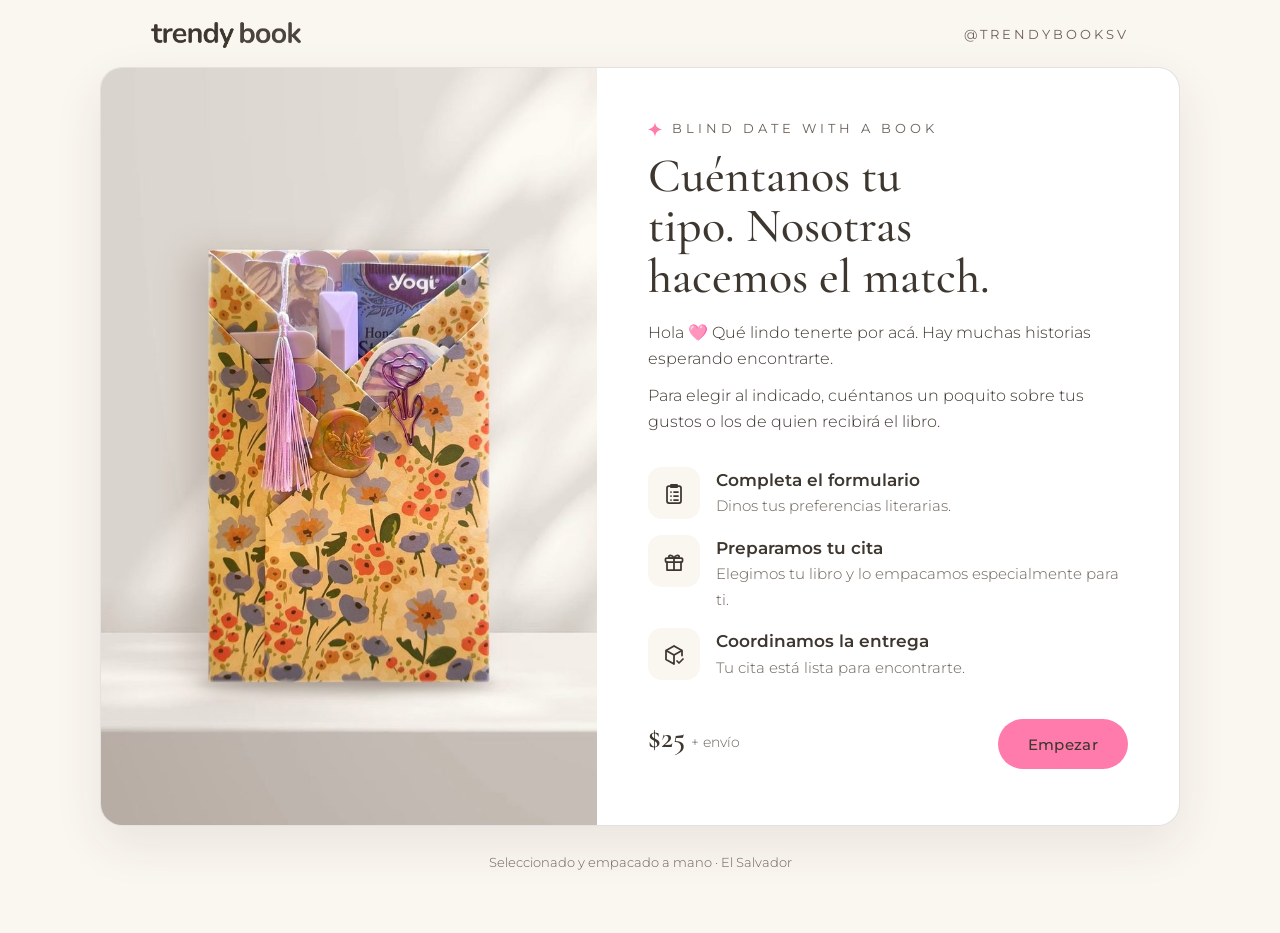
<file: index.html>
<!DOCTYPE html>
<html lang="es">
<head>
<meta charset="UTF-8">
<meta name="viewport" content="width=device-width, initial-scale=1">
<meta name="theme-color" content="#F4BEAE">
<meta name="description" content="Cuéntanos tu tipo. Nosotras hacemos el match. Blind date with a book de Trendy Book.">
<link rel="icon" href="icons/icon-192.png" type="image/png">
<link rel="apple-touch-icon" href="icons/apple-touch-icon.png">
<title>Tu cita con un libro · Trendy Book</title>
<link rel="preconnect" href="https://fonts.googleapis.com">
<link rel="preconnect" href="https://fonts.gstatic.com" crossorigin>
<link href="https://fonts.googleapis.com/css2?family=Cormorant+Garamond:wght@400;500;600&family=Montserrat:wght@300;400;500;600&display=swap" rel="stylesheet">
<link rel="stylesheet" href="styles.css">
<script src="config.js" defer></script>
<script src="app.js" defer></script>
</head>
<body>
<header class="top"><a href="/" class="logo-link" aria-label="trendy book, ir al inicio"><img src="logo-horizontal.png" alt="trendy book" width="1006" height="175"></a><a class="handle" href="https://www.instagram.com/trendybooksv/" target="_blank" rel="noopener">@trendybooksv</a></header>

<main class="band">
<div class="card unsealed" id="card">
  <div class="art">
    <img id="foto" src="producto.jpg" alt="Una cita de Trendy Book: libro envuelto a mano en papel floral, sellado con cera, con separador, pin y detalles" width="960" height="1200">
  </div>

  <section class="side">
    <div class="prog" id="prog" hidden>
      <ol class="fases" aria-label="Pasos">
        <li data-f="1"><b>1</b> Formulario</li>
        <li data-f="2"><b>2</b> Tu cita</li>
        <li data-f="3"><b>3</b> Entrega</li>
      </ol>
      <div class="progrow"><span id="progTxt">Pregunta 1 de 7</span><div class="bar"><i id="progBar"></i></div></div>
    </div>

    <!-- 0 · Bienvenida -->
    <div class="step on intro" data-step="0">
      <div class="desc"><svg class="chispa" width="14" height="15" viewBox="0 0 25 26" aria-hidden="true"><path d="M12.5 0C13.6 7 16 10.5 25 12.8 16 15 13.6 18.6 12.5 26 11.4 18.6 9 15 0 12.8 9 10.5 11.4 7 12.5 0Z" fill="#FF7BAC"/></svg>Blind date with a book</div>
      <h1>Cuéntanos tu tipo. Nosotras hacemos el match.</h1>
      <p>Hola 🩷 Qué lindo tenerte por acá. Hay muchas historias esperando encontrarte.</p>
      <p>Para elegir al indicado, cuéntanos un poquito sobre tus gustos o los de quien recibirá el libro.</p>
      <ol class="pasos">
        <li><span class="ico" aria-hidden="true"><svg width="24" height="24" viewBox="0 0 24 24" fill="none" stroke="#3E3730" stroke-width="1.75" stroke-linecap="round" stroke-linejoin="round"><rect x="5" y="4" width="14" height="17" rx="2"/><path d="M9 4V3h6v1M9 2.8h6v2.4H9zM9 10h.01M12 10h4M9 14h.01M12 14h4M9 18h.01M12 18h4"/></svg></span><div><b>Completa el formulario</b><span>Dinos tus preferencias literarias.</span></div></li>
        <li><span class="ico" aria-hidden="true"><svg width="24" height="24" viewBox="0 0 24 24" fill="none" stroke="#3E3730" stroke-width="1.75" stroke-linecap="round" stroke-linejoin="round"><rect x="3.5" y="8" width="17" height="4" rx="1"/><path d="M5 12v8h14v-8M12 8v12M12 8c-1.5-3.5-6-3.5-5-.5.4 1 2.5.5 5 .5zm0 0c1.5-3.5 6-3.5 5-.5-.4 1-2.5.5-5 .5z"/></svg></span><div><b>Preparamos tu cita</b><span>Elegimos tu libro y lo empacamos especialmente para ti.</span></div></li>
        <li><span class="ico" aria-hidden="true"><svg width="24" height="24" viewBox="0 0 24 24" fill="none" stroke="#3E3730" stroke-width="1.75" stroke-linecap="round" stroke-linejoin="round"><path d="M12 3l8 4.5v5M12 3L4 7.5v9L12 21M4 7.5l8 4.5 8-4.5M12 12v9"/><path d="M15 18l2 2 4-4"/></svg></span><div><b>Coordinamos la entrega</b><span>Tu cita está lista para encontrarte.</span></div></li>
      </ol>
      <div class="nav"><p class="precio"><b>$25</b> + envío</p><button class="btn" data-go="1">Empezar</button></div>
    </div>

    <!-- 1 · Para quién -->
    <div class="step" data-step="1">
      <h2>¿Para quién es la cita?</h2>
      <p class="help">El autorregalo vale igual que regalar.</p>
      <div class="opts one" data-single="para">
        <button class="opt" data-v="regalo"><b>Para regalar</b><span>Tu bestie, tu mamá, tu pareja, tu compañera…</span></button>
        <button class="opt" data-v="mi"><b>Para mí</b><span>Porque terminaste un libro, porque fue una semana larga o porque te lo mereces.</span></button>
      </div>
      <div class="nav"><button class="ghost" data-back>Atrás</button><button class="btn" data-next disabled id="nextPara">Siguiente</button></div>
    </div>

    <!-- 2 · Edad -->
    <div class="step" data-step="2">
      <h2 data-t="edad">¿Qué edad tiene, más o menos?</h2>
      <p class="help" data-t="edadHelp">O en qué etapa de su vida está. Con algo aproximado nos basta.</p>
      <label class="f" for="edad">Edad o etapa de vida</label>
      <input type="text" id="edad" placeholder="Ej: 27, recién graduada">
      <div class="nav"><button class="ghost" data-back>Atrás</button><button class="btn" data-next>Siguiente</button></div>
    </div>

    <!-- 3 · Qué tanto lee -->
    <div class="step" data-step="3">
      <h2 data-t="lee">¿Qué tanto lee?</h2>
      <p class="help">Así sabemos si va un libro ligero o uno para perderse días.</p>
      <div class="opts" data-single="lee">
        <button class="opt" data-v="avido"><b data-t="lee1">Le encanta leer</b></button>
        <button class="opt" data-v="ocasional"><b data-t="lee2">Lee de vez en cuando</b></button>
        <button class="opt" data-v="casinolee"><b data-t="lee3">Casi no lee, pero le gustaría</b></button>
        <button class="opt" data-v="retomando"><b data-t="lee4">Está retomando el hábito</b></button>
      </div>
      <label class="f">¿En qué idioma lo elegimos?</label>
      <div class="chips" data-single="idioma">
        <button class="chip" data-v="es" aria-pressed="false">Español</button>
        <button class="chip" data-v="en" aria-pressed="false">Inglés</button>
        <button class="chip" data-v="cualquiera" aria-pressed="false">Cualquiera de los dos</button>
      </div>
      <div class="nav"><button class="ghost" data-back>Atrás</button><button class="btn" data-next>Siguiente</button></div>
    </div>

    <!-- 4 · Géneros -->
    <div class="step" data-step="4">
      <h2 data-t="gen">¿Qué géneros le gustaría recibir?</h2>
      <p class="help">Elige todos los que quieras, seleccionaremos uno.</p>
      <div class="chips" data-multi="gustos" id="gustos"></div>
      <div class="nav"><button class="ghost" data-back>Atrás</button><button class="btn" data-next>Siguiente</button></div>
    </div>

    <!-- 5 · Evitar -->
    <div class="step" data-step="5">
      <h2 data-t="evitar">¿Hay algo que definitivamente no quieras que le llegue?</h2>
      <p class="help">Un género o un tema sensible. Lo tomamos muy en serio.</p>
      <div class="chips" data-multi="evitar" id="evitar"></div>
      <label class="f" for="evitarOtro">¿Algo más que evitar?</label>
      <input type="text" id="evitarOtro" placeholder="Ej: nada sobre hospitales, ya leyó todo de Colleen Hoover">
      <div class="nav"><button class="ghost" data-back>Atrás</button><button class="btn" data-next>Siguiente</button></div>
    </div>

    <div class="step" data-step="6">
      <h2>Algo más que quieras contarnos</h2>
      <p class="help" data-t="notasHelp">Si está pasando por un momento especial, algo que le esté pasando, o cualquier detalle suelto que ayude.</p>
      <label class="f" for="notas">Cuéntanos</label>
      <textarea id="notas" placeholder="Ej: está en modo reinvención, le encantó Orgullo y prejuicio, ama los gatos…"></textarea>
      <div class="nav"><button class="ghost" data-back>Atrás</button><button class="btn" data-next>Siguiente</button></div>
    </div>

    <!-- 7 · Fase 2: Preparamos tu cita -->
    <div class="step" data-step="7">
      <h2>¿Para cuándo la necesitas?</h2>
      <p class="help">Los envíos nacionales se realizan mediante Boxful y tienen un tiempo estimado de entrega a domicilio de 3 a 5 días hábiles. Las fechas indicadas están sujetas a los tiempos de operación de la mensajería.</p>
      <button class="chip fecha-btn" type="button" id="btnFecha" aria-pressed="false"><svg width="18" height="18" viewBox="0 0 24 24" fill="none" stroke="currentColor" stroke-width="1.75" stroke-linecap="round" stroke-linejoin="round" aria-hidden="true"><rect x="3.5" y="5" width="17" height="15" rx="2"/><path d="M3.5 10h17M8 3v4M16 3v4"/></svg><span id="fechaTxt">Seleccionar fecha</span></button>
      <input type="date" id="fecha" class="fecha-input" aria-label="Fecha en que la necesitas" tabindex="-1">
      <h3 class="sub-h" data-t="colorH">¿Cuál es su color favorito?</h3>
      <p class="help">Lo usamos para elegir los detalles que van con el libro.</p>
      <div class="swatches" data-single="color" id="colores"></div>
      <div class="nav"><button class="ghost" data-back>Atrás</button><button class="btn" data-next>Siguiente</button></div>
    </div>

    <div class="step" data-step="8">
      <h2>Detalles de la entrega</h2>
      <p class="help" data-t="entregaHelp">Selecciona cómo quieres enviar tu pedido.</p>
      <p class="pais"><svg class="flag" width="20" height="14" viewBox="0 0 20 14" aria-hidden="true"><rect width="20" height="14" rx="2" fill="#0F47AF"/><rect y="4.67" width="20" height="4.67" fill="#fff"/><circle cx="10" cy="7" r="1.5" fill="none" stroke="#C9A227" stroke-width=".7"/></svg><span>Enviamos a los 14 departamentos de El Salvador.</span></p>
      <p class="grupo">Sonsonate <span class="tag-t">Entrega en 24 h</span></p>
      <div class="opts one" data-single="entrega">
        <button class="opt" data-v="punto"><b>Punto fijo</b><span>Recoge en Metrocentro Sonsonate o CC El Encuentro Sonsonate.</span></button>
        <button class="opt" data-v="domicilio"><b>A domicilio</b><span>Lo llevamos hasta la puerta con mensajería local.</span></button>
      </div>
      <p class="grupo sep">Resto del país <span class="tag-t">3 a 5 días hábiles</span></p>
      <div class="opts one" data-single="entrega">
        <button class="opt" data-v="envio"><b>Envío nacional</b><span>Entrega a domicilio en cualquier departamento por medio de Boxful.</span></button>
      </div>
      <div id="wrapPunto" hidden><label class="f">¿En cuál punto?</label>
        <div class="chips" data-single="punto">
          <button class="chip" data-v="Metrocentro Sonsonate" aria-pressed="false">Metrocentro Sonsonate</button>
          <button class="chip" data-v="CC El Encuentro Sonsonate" aria-pressed="false">CC El Encuentro Sonsonate</button>
        </div></div>
      <div id="wrapDir" hidden><label class="f" for="direccion">Dirección completa</label>
        <input type="text" id="direccion" maxlength="300" placeholder="Colonia, calle, casa, municipio y depto."></div>
      <div id="wrapRecibe">
        <div class="row2">
          <div><label class="f" for="nombrePara">¿Quién recibe?</label><input type="text" id="nombrePara" maxlength="80" placeholder="Nombre de quien recibe"></div>
          <div><label class="f" for="telRecibe">Teléfono de quien recibe</label><input type="tel" id="telRecibe" inputmode="tel" maxlength="20" placeholder="Ej: 7000 0000"></div>
        </div>
      </div>
      <div class="nav"><button class="ghost" data-back>Atrás</button><button class="btn" data-next>Siguiente</button></div>
    </div>

    <div class="step" data-step="9">
      <h2>Pago y contacto</h2>
      <div class="pago-info"><b>Pago solo por transferencia</b><span>Te compartimos los datos de pago por WhatsApp.</span></div>
      <div class="row2">
        <div><label class="f" for="nombre">Tu nombre</label><input type="text" id="nombre" autocomplete="name" maxlength="80"></div>
        <div><label class="f" for="telefono">Tu WhatsApp</label><input type="tel" id="telefono" autocomplete="tel" inputmode="tel" maxlength="20" placeholder="Ej: 7000 0000"></div>
      </div>
      <p class="fine">El costo del envío te lo confirmamos por WhatsApp previo a realizar el pago.</p>
      <p class="fine fine-2">Las compras son finales.</p>
      <div class="nav"><button class="ghost" data-back>Atrás</button><button class="btn" data-next id="toEnd">Ver mi ficha</button></div>
    </div>

    <!-- 10 · Final -->
    <div class="step" data-step="10">
      <div class="desc">Ficha lista</div>
      <h2 class="mt">Tu cita ya se está arreglando.</h2>
      <p class="help" data-t="fin">Con esta información buscamos algo especialmente para quien la recibe, no al azar. Envíanos la ficha por WhatsApp para completar la compra.</p>
      <div id="sum"></div>
      <div class="nav pt">
        <button class="ghost" data-back>Editar</button>
        <a class="btn" id="wa" href="#" target="_blank" rel="noopener">
          <svg width="20" height="20" viewBox="0 0 24 24" fill="none" stroke="#3E3730" stroke-width="1.75" stroke-linecap="round" stroke-linejoin="round"><path d="M3 21l1.6-4.6A8.5 8.5 0 1 1 8 19.6z"/><path d="M9 9.5c0 3 2.5 5.5 5.5 5.5l1-1.6-2-1-1 .8a4 4 0 0 1-1.7-1.7l.8-1-1-2z"/></svg>
          Enviar por WhatsApp</a>
      </div>
      <p class="small">¿No se abre WhatsApp? <button class="ghost link" id="copy">Copia tu ficha</button> y pégala en un mensaje a <span id="waTxt">@trendybooksv</span>. <span id="copied" class="copied" hidden>Copiada.</span></p>
    </div>
  </section>
</div>
<footer class="foot"><p>Seleccionado y empacado a mano · El Salvador</p></footer>
</main>

</body>
</html>
</file>
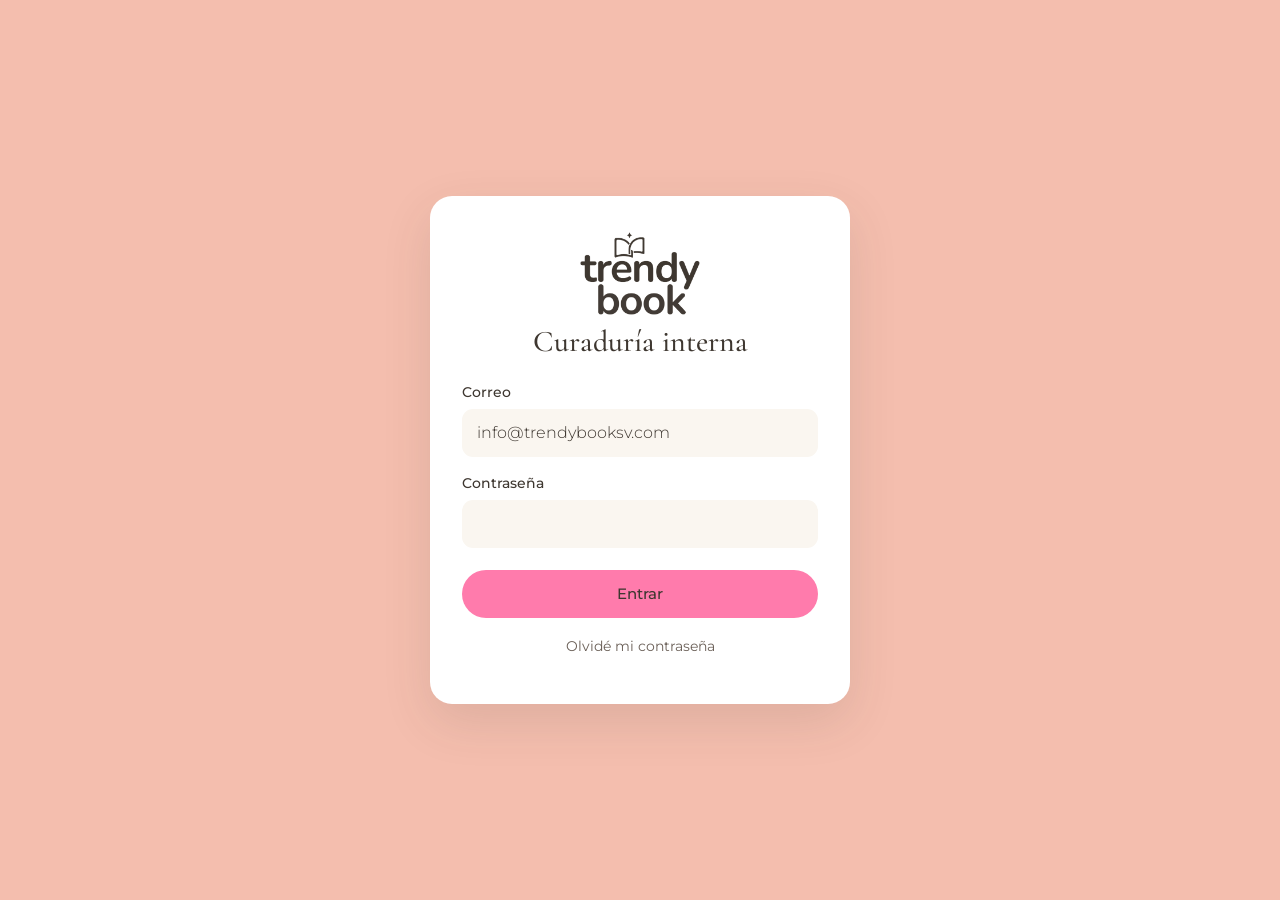
<file: crm.html>
<!DOCTYPE html>
<html lang="es">
<head>
<meta charset="UTF-8">
<meta name="viewport" content="width=device-width, initial-scale=1">
<meta name="robots" content="noindex">
<meta name="theme-color" content="#FAF6F0">
<title>CRM · Trendy Book</title>
<link rel="icon" href="icons/icon-192.png" type="image/png">
<link rel="apple-touch-icon" href="icons/apple-touch-icon.png">
<link rel="preconnect" href="https://fonts.googleapis.com">
<link rel="preconnect" href="https://fonts.gstatic.com" crossorigin>
<link href="https://fonts.googleapis.com/css2?family=Cormorant+Garamond:wght@400;500;600&family=Montserrat:wght@300;400;500;600&display=swap" rel="stylesheet">
<link rel="stylesheet" href="crm.css">
<script src="vendor/supabase-2.118.0.js" defer></script>
<script src="config.js" defer></script>
<script src="catalogo.js" defer></script>
<script src="crm.js" defer></script>
</head>
<body>

<!-- ============ Acceso ============ -->
<main class="auth" id="vAuth" hidden>
  <div class="auth-card">
    <img src="logo.png" alt="trendy book" class="auth-logo">
    <h1>Curaduría interna</h1>

    <form id="fLogin" class="stack-form">
      <label class="f" for="email">Correo</label>
      <input type="email" id="email" autocomplete="username" required value="info@trendybooksv.com">
      <label class="f" for="pass">Contraseña</label>
      <input type="password" id="pass" autocomplete="current-password" required>
      <button class="btn" type="submit">Entrar</button>
      <button class="ghost" type="button" id="olvide">Olvidé mi contraseña</button>
    </form>

    <form id="fReset" class="stack-form" hidden>
      <p class="sub">Escribe la nueva contraseña.</p>
      <label class="f" for="newPass">Nueva contraseña</label>
      <input type="password" id="newPass" autocomplete="new-password" minlength="8" required>
      <button class="btn" type="submit">Guardar contraseña</button>
    </form>

    <p class="msg" id="authMsg" role="status" hidden></p>
  </div>
</main>

<!-- ============ CRM ============ -->
<div class="app" id="vApp" hidden>
  <header class="bar">
    <img src="icons/icon-192.png" alt="" class="bar-iso">
    <div class="bar-title"><h1>Fichas de la cita</h1><p id="resumen">Cargando…</p></div>
    <div class="bar-actions">
      <button class="btn2" id="btnNueva">Nueva ficha</button>
      <button class="btn2" id="btnRecargar" aria-label="Actualizar">Actualizar</button>
      <button class="ghost" id="btnSalir">Salir</button>
    </div>
  </header>

  <div class="layout">
    <!-- Lista -->
    <section class="list-pane" id="listPane">
      <div class="filters">
        <input type="search" id="buscar" placeholder="Buscar por código, nombre o notas">
        <div class="tabs" id="tabsEstado" role="tablist"></div>
      </div>
      <ul class="list" id="lista"></ul>
      <p class="empty" id="listaVacia" hidden>No hay fichas aquí todavía.</p>
    </section>

    <!-- Detalle -->
    <section class="detail-pane" id="detailPane">
      <div class="placeholder" id="placeholder">
        <img src="icons/icon-192.png" alt="">
        <p>Elige una ficha de la lista para ver sus respuestas, la sugerencia del curador y su estado.</p>
      </div>

      <div id="detalle" hidden>
        <button class="ghost back" id="btnVolver">← Fichas</button>
        <div class="det-head">
          <div>
            <p class="code" id="dCodigo"></p>
            <h2 id="dTitulo"></h2>
            <p class="sub" id="dFecha"></p>
          </div>
          <label class="estado-sel"><span>Estado</span><select id="dEstado"></select></label>
        </div>

        <!-- Sugerencia -->
        <div class="note" id="sugerencia"></div>
        <div id="alts"></div>

        <!-- Pedido -->
        <div class="card">
          <h3>Libro y notas del equipo</h3>
          <label class="f" for="dLibro">Libro elegido</label>
          <input type="text" id="dLibro" list="listaLibros" placeholder="Título del libro que va en la cita">
          <datalist id="listaLibros"></datalist>
          <label class="f" for="dNotasInt">Notas internas</label>
          <textarea id="dNotasInt" placeholder="Pago, entrega, punto de entrega, detalles del empaque…"></textarea>
        </div>

        <!-- Cita y entrega -->
        <div class="card">
          <h3>La cita y la entrega</h3>
          <div class="row2">
            <div><label class="f" for="dFecha2">Para cuándo</label><input type="date" id="dFecha2"></div>
            <div><label class="f chk"><input type="checkbox" id="dPronto"> Lo antes posible</label></div>
            <div><label class="f" for="dEntrega">Entrega</label>
              <select id="dEntrega"><option value="">Sin dato</option><option value="punto">Sonsonate · Punto fijo (24 h)</option><option value="domicilio">Sonsonate · A domicilio (24 h)</option><option value="envio">Envío nacional (Boxful, 3 a 5 días hábiles)</option></select></div>
            <div><label class="f" for="dPunto">Punto</label>
              <select id="dPunto"><option value="">—</option><option>Metrocentro Sonsonate</option><option>CC El Encuentro Sonsonate</option><option>CC El Encuentro</option></select></div>
          </div>
          <label class="f" for="dDireccion">Dirección completa</label><input type="text" id="dDireccion" maxlength="300">
          <div class="row2">
            <div><label class="f" for="dPago">Pago</label>
              <select id="dPago"><option value="">Sin dato</option><option value="transferencia">Transferencia (total al reservar)</option><option value="contraentrega">Contra entrega (50% de anticipo)</option></select></div>
            <div><label class="f" for="dTelefono">WhatsApp de la clienta</label>
              <div class="tel-row"><input type="tel" id="dTelefono" maxlength="20"><a class="btn2" id="dWa" href="#" target="_blank" rel="noopener" hidden>Escribir</a></div></div>
          </div>
          <div class="row2">
            <div><label class="f" for="dNombreRecibe">Quién recibe</label><input type="text" id="dNombreRecibe" maxlength="80" disabled placeholder="Se edita en Respuestas"></div>
            <div><label class="f" for="dTelRecibe">Teléfono de quien recibe</label>
              <div class="tel-row"><input type="tel" id="dTelRecibe" maxlength="20"><a class="btn2" id="dWaRecibe" href="#" target="_blank" rel="noopener" hidden>Escribir</a></div></div>
          </div>
          <label class="f" for="dDedicatoria">Notita escrita a mano</label><textarea id="dDedicatoria" maxlength="300" placeholder="Lo que la clienta quiere que diga la notita"></textarea>
        </div>

        <!-- Respuestas -->
        <details class="card" id="respuestas" open>
          <summary><h3>Respuestas de la clienta</h3></summary>
          <details class="import" id="imp" hidden>
            <summary>Pegar mensaje de WhatsApp</summary>
            <textarea id="pegado" placeholder="Pega el mensaje con la ficha y se llenan los campos."></textarea>
            <button class="btn2" id="btnImp" type="button">Llenar campos</button>
          </details>
          <div class="chips" data-single="para" id="cPara">
            <button class="chip" data-v="regalo">Regalo</button><button class="chip" data-v="mi">Autorregalo</button>
          </div>
          <div class="row2">
            <div><label class="f" for="dNombre">Quién pide</label><input type="text" id="dNombre" maxlength="80"></div>
            <div><label class="f" for="dNombrePara">Quién recibe</label><input type="text" id="dNombrePara" maxlength="80"></div>
            <div><label class="f" for="dEdad">Edad o etapa</label><input type="text" id="dEdad" maxlength="120"></div>
            <div><label class="f" for="dIdioma">Idioma</label>
              <select id="dIdioma"><option value="">Sin dato</option><option value="es">Español</option><option value="en">Inglés</option><option value="cualquiera">Cualquiera de los dos</option></select></div>
            <div><label class="f" for="dColor">Color favorito</label><input type="text" id="dColor" maxlength="40"></div>
            <div><label class="f" for="dLee">Tipo de lectora</label>
              <select id="dLee"><option value="">Sin dato</option><option value="avido">Ávida, lee todo el tiempo</option><option value="ocasional">Ocasional</option><option value="retomando">Retomando el hábito</option><option value="casinolee">Casi no lee, pero le gustaría</option></select></div>
          </div>
          <label class="f">Le encanta</label><div class="chips" data-multi="gustos" id="cGustos"></div>
          <label class="f">Evitar sí o sí</label><div class="chips avoid" data-multi="evitar" id="cEvitar"></div>
          <label class="f" for="dEvitarOtro">Otras cosas que evitar</label><input type="text" id="dEvitarOtro" maxlength="300">
          <label class="f" for="dOcasion">Ocasión</label><input type="text" id="dOcasion" maxlength="120">
          <label class="f" for="dNotas">Notas de la clienta</label><textarea id="dNotas" maxlength="2000"></textarea>
        </details>

        <div class="savebar">
          <span class="msg" id="saveMsg" role="status"></span>
          <button class="btn" id="btnGuardar">Guardar cambios</button>
        </div>
      </div>
    </section>
  </div>
</div>

<p class="boot" id="vBoot">Cargando…</p>
</body>
</html>
</file>
<file: styles.css>
/* VOICE: una amiga que te escribe por WhatsApp; cálido, editorial, táctil.
   IDEA: el paquete de Trendy Book: libro envuelto en papel peach, cordel y sello de cera.
   PICTURE: el paquete dibujado a mano a la izquierda; se sella cuando terminas.
   COLOUR+TYPE: 60 cream / 25 peach / 10 ink / 5 bubblegum. Cormorant redonda + Montserrat.
   LAYOUT: paquete + pregunta en una sola tarjeta; en móvil, paquete pequeño arriba. */
:root{color-scheme:light;--cream:#FAF6F0;--peach:#F4BEAE;--peach2:#F8D6CB;--terra:#C99A85;--ink:#3E3730;--ink2:#6B6058;--earth:#876029;--bub:#FF7BAC;--line:rgba(62,55,48,.14)}
*{box-sizing:border-box;min-width:0}
[hidden]{display:none!important}
body{margin:0;background:var(--cream);color:var(--ink);font:300 16px/1.6 Montserrat,system-ui,sans-serif;overflow-x:clip}
.top{max-width:1080px;margin:0 auto;display:flex;align-items:center;justify-content:space-between;gap:16px;padding:22px max(4vw,14px) 6px}
.top img{width:150px;height:auto;display:block}
.handle{font-size:12.5px;font-weight:400;letter-spacing:.24em;text-transform:uppercase;color:var(--ink2);text-decoration:none}
.handle:hover{color:var(--ink)}
.logo-link{display:block;line-height:0}
.band{padding:clamp(6px,1vw,14px) max(4vw,14px) 60px}
.card{max-width:1080px;margin:0 auto;display:grid;grid-template-columns:minmax(0,.92fr) minmax(0,1.08fr);background:#fff;border:1px solid var(--line);border-radius:22px;box-shadow:0 18px 50px rgba(62,55,48,.09);overflow:hidden}
.art{background:#E9E5E2;position:relative;overflow:hidden}
.art img{position:absolute;inset:0;width:100%;height:100%;object-fit:cover;object-position:50% 45%;display:block}
.side{padding:clamp(28px,4vw,52px) clamp(22px,4vw,54px);display:flex;flex-direction:column;min-height:620px}
.desc{display:flex;align-items:center;gap:10px;font-weight:400;font-size:12.5px;letter-spacing:.32em;text-transform:uppercase;color:var(--ink2)}
.prog{display:flex;align-items:center;gap:12px;margin-bottom:26px;font-size:13px;color:var(--ink2)}
.bar{flex:1;height:3px;background:var(--peach2);border-radius:3px;overflow:hidden}
.bar i{display:block;height:100%;background:var(--ink);width:0;transition:width .35s}
h1,h2{font-family:"Cormorant Garamond",Georgia,serif;font-weight:500;color:var(--ink);text-wrap:balance;margin:0}
h1{font-size:clamp(34px,4.6vw,48px);line-height:1.05;margin:12px 0 18px}
h2{font-size:clamp(28px,3.6vw,38px);line-height:1.1;margin-bottom:8px}
.help{color:var(--ink2);margin:0 0 22px;max-width:52ch}
.intro p{margin:0 0 12px;max-width:52ch}
.intro ul{list-style:none;padding:0;margin:18px 0 22px;display:grid;gap:10px}
.intro li{display:flex;gap:12px;align-items:flex-start}
.intro li svg{flex:none;margin-top:2px}
.step{display:none;flex:1;animation:in .35s ease}
.step.on{display:flex;flex-direction:column}
@keyframes in{from{opacity:0;transform:translateY(8px)}to{opacity:1;transform:none}}
.opts{display:grid;gap:10px;grid-template-columns:repeat(2,minmax(0,1fr))}
.opts.one{grid-template-columns:minmax(0,1fr)}
.opt{font:inherit;font-weight:400;text-align:left;color:var(--ink);background:var(--cream);border:1.5px solid transparent;border-radius:14px;padding:16px 18px;cursor:pointer;min-height:56px;transition:border-color .15s,background .15s}
.opt b{display:block;font-family:"Cormorant Garamond",serif;font-weight:600;font-size:21px;line-height:1.2}
.opt span{font-size:13.5px;color:var(--ink2)}
.opt:hover{border-color:var(--terra)}
.opt[aria-pressed=true]{background:var(--peach2);border-color:var(--ink)}
.chips{display:flex;flex-wrap:wrap;gap:8px}
.chip{font:inherit;font-size:14.5px;font-weight:400;color:var(--ink);background:#fff;border:1.5px solid var(--line);border-radius:999px;padding:10px 16px;min-height:44px;cursor:pointer}
.chip:hover{border-color:var(--terra)}
.chip[aria-pressed=true]{background:var(--peach);border-color:var(--peach)}
label.f{display:block;font-weight:500;font-size:14px;margin:18px 0 6px}
input[type=text],textarea{width:100%;font:300 16px/1.5 Montserrat,sans-serif;color:var(--ink);background:var(--cream);border:1.5px solid transparent;border-radius:12px;padding:13px 15px;outline:none}
textarea{min-height:120px;resize:vertical}
input:focus,textarea:focus{border-color:var(--terra);background:#fff}
button:focus-visible,input:focus-visible,textarea:focus-visible,a:focus-visible{outline:2px solid var(--ink);outline-offset:2px}
.row2{display:grid;grid-template-columns:repeat(2,minmax(0,1fr));gap:0 14px}
.nav{display:flex;align-items:center;justify-content:space-between;gap:12px;margin-top:auto;padding-top:30px}
.btn{font:500 15px Montserrat,sans-serif;letter-spacing:.02em;color:var(--ink);background:var(--bub);border:0;border-radius:999px;padding:15px 30px;min-height:50px;cursor:pointer;text-decoration:none;display:inline-flex;align-items:center;gap:10px;justify-content:center}
.btn:hover{filter:brightness(.96)}
.btn[disabled]{opacity:.4;cursor:not-allowed}
.ghost{font:400 14.5px Montserrat,sans-serif;color:var(--ink2);background:none;border:0;padding:12px 4px;cursor:pointer;min-height:44px}
.ghost:hover{color:var(--ink);text-decoration:underline}
.sum{background:var(--cream);border-radius:14px;padding:18px 20px;margin:4px 0 6px;display:grid;gap:7px;font-size:14.5px}
.sum div{display:grid;grid-template-columns:8.5em minmax(0,1fr);gap:10px}
.sum dt{color:var(--ink2)}
.sum dd{margin:0;font-weight:400;overflow-wrap:anywhere}
.small{font-size:13px;color:var(--ink2);margin-top:12px}
.copied{color:var(--earth);font-weight:500}
.foot{display:flex;flex-direction:column;align-items:center;gap:14px;text-align:center;font-size:13px;color:var(--ink2);margin-top:26px}
.foot p{margin:0}
@media(max-width:820px){
 .card{grid-template-columns:minmax(0,1fr)}
 .art{height:clamp(280px,62vw,420px)}
 .art img{object-position:50% 52%}
 .side{min-height:0}
}
@media(max-width:480px){.opts,.row2{grid-template-columns:minmax(0,1fr)}.sum div{grid-template-columns:minmax(0,1fr);gap:0}.nav .btn{flex:1}}
@media(prefers-reduced-motion:reduce){*{animation:none!important;transition:none!important}}
.m{font-weight:500}.mt{margin-top:10px}.nav.pt{padding-top:20px}.ghost.link{padding:0;min-height:0;font-size:13px;text-decoration:underline}
.pasos{list-style:none;padding:0;margin:20px 0 4px;display:grid;gap:16px}
.pasos li{display:flex;gap:16px;align-items:flex-start}
.pasos .ico{flex:none;width:52px;height:52px;border-radius:14px;background:var(--cream);display:grid;place-items:center}
.pasos b{display:block;font-weight:600;font-size:16.5px;line-height:1.3;margin:3px 0 2px}
.pasos span{color:var(--ink2);font-size:14.5px;line-height:1.45}
.fases{list-style:none;margin:0 0 12px;padding:0;display:flex;gap:6px}
.fases li{flex:1;font-size:12.5px;color:var(--ink2);padding:8px 10px;border-radius:10px;background:var(--cream);white-space:nowrap;overflow:hidden;text-overflow:ellipsis}
.fases li b{font-weight:600;margin-right:4px}
.fases li.on{background:var(--peach);color:var(--ink)}
.fases li.ok{color:var(--ink)}
.fases li.ok{background:#F1E6DD}
.prog{display:block;margin-bottom:24px}
.progrow{display:flex;align-items:center;gap:12px;font-size:13px;color:var(--ink2)}
.sub-h{font-family:"Cormorant Garamond",serif;font-weight:500;font-size:24px;margin:26px 0 4px}
input[type=date],input[type=tel]{width:100%;font:300 16px/1.5 Montserrat,sans-serif;color:var(--ink);background:var(--cream);border:1.5px solid transparent;border-radius:12px;padding:13px 15px;outline:none}
input[type=date]:focus,input[type=tel]:focus{border-color:var(--terra);background:#fff}
.sumg{background:var(--cream);border-radius:14px;padding:16px 20px;margin:0 0 10px}
.sumg h3{font-family:Montserrat,sans-serif;font-size:13px;font-weight:600;margin:0 0 8px;color:var(--ink)}
.sumg dl{margin:0;display:grid;gap:6px;font-size:14.5px}
.sumg dl div{display:grid;grid-template-columns:8.5em minmax(0,1fr);gap:10px}
.sumg dt{color:var(--ink2)}
.sumg dd{margin:0;font-weight:400;overflow-wrap:anywhere}
@media(max-width:480px){.sumg dl div{grid-template-columns:minmax(0,1fr);gap:0}.fases{gap:4px}.fases li{font-size:11.5px;padding:7px 6px;text-align:center}}
#notaMi{margin-top:18px}
.swatches{display:flex;flex-wrap:wrap;gap:8px}
.sw{font:inherit;font-size:14px;font-weight:400;color:var(--ink);background:#fff;border:1.5px solid var(--line);border-radius:999px;padding:6px 14px 6px 6px;min-height:42px;display:inline-flex;align-items:center;gap:8px;cursor:pointer;width:auto;white-space:nowrap}
.sw i{flex:none;width:26px;height:26px;border-radius:50%;box-shadow:inset 0 0 0 1px rgba(62,55,48,.18)}
.sw:hover{border-color:var(--terra)}
.sw[aria-pressed=true]{border-color:var(--ink);background:var(--cream);box-shadow:0 0 0 1px var(--ink)}
.sw.sorpresa i{background:conic-gradient(#F48FB1,#CE93D8,#90CAF9,#A5D6A7,#FFE082,#FFAB91,#F48FB1)}
@media(max-width:480px){.top img{width:118px}.handle{font-size:11px;letter-spacing:.14em}}
.fecha-btn{display:inline-flex;align-items:center;gap:8px;align-self:flex-start}
.fecha-btn[aria-pressed=true]{background:var(--peach);border-color:var(--peach)}
.fecha-input{position:absolute;opacity:0;width:1px;height:1px;pointer-events:none;border:0;padding:0}
.step{position:relative}
.pago-info{background:var(--cream);border-radius:14px;padding:16px 18px;display:grid;gap:2px}
.pago-info b{font-family:"Cormorant Garamond",serif;font-weight:600;font-size:21px;line-height:1.2}
.pago-info span{font-size:13.5px;color:var(--ink2)}
.fine{font-size:12.5px;color:var(--ink2);margin:16px 0 0}
.precio{margin:0;font-size:14px;color:var(--ink2)}
.precio b{font-family:"Cormorant Garamond",serif;font-weight:600;font-size:30px;color:var(--ink);margin-right:2px}
.grupo{margin:4px 0 8px;font-size:12.5px;font-weight:500;letter-spacing:.18em;text-transform:uppercase;color:var(--ink2)}
.fine-2{margin-top:6px}
.pais{display:flex;align-items:center;gap:10px;margin:0 0 20px;font-size:14.5px;color:var(--ink)}
.pais .flag{flex:none;box-shadow:0 0 0 1px rgba(62,55,48,.12);border-radius:2px}
.grupo{display:flex;align-items:center;flex-wrap:wrap;gap:8px}
.grupo.sep{margin-top:22px}
.tag-t{font-size:12px;font-weight:500;letter-spacing:.02em;text-transform:none;color:var(--ink);background:var(--peach2);border-radius:999px;padding:3px 10px}
</file>
<file: crm.css>
/* VOICE: la mesa de trabajo de dos amigas curadoras; práctico, con el mismo cariño de la marca.
   IDEA: cada ficha es la tarjetita que va dentro del paquete; la sugerencia se lee como esa nota.
   PICTURE: la nota peach con el teaser, grande, arriba del detalle.
   COLOUR+TYPE: cream base, peach para la sugerencia, ink texto, bubblegum solo en el botón principal.
   LAYOUT: lista a la izquierda y detalle a la derecha; en móvil, una vista a la vez. */
:root{color-scheme:light;--cream:#FAF6F0;--peach:#F4BEAE;--peach2:#F8D6CB;--terra:#C99A85;--ink:#3E3730;--ink2:#6B6058;--earth:#876029;--olive:#9E9956;--bub:#FF7BAC;--line:rgba(62,55,48,.14)}
*{box-sizing:border-box;min-width:0}
[hidden]{display:none!important}
body{margin:0;background:var(--cream);color:var(--ink);font:300 15.5px/1.55 Montserrat,system-ui,sans-serif;overflow-x:clip}
h1,h2,h3{font-family:"Cormorant Garamond",Georgia,serif;font-weight:500;margin:0;line-height:1.1}
button:focus-visible,input:focus-visible,textarea:focus-visible,select:focus-visible,summary:focus-visible,a:focus-visible{outline:2px solid var(--ink);outline-offset:2px}
.boot{text-align:center;padding:80px 16px;color:var(--ink2)}

/* Controles */
label.f{display:block;font-weight:500;font-size:13.5px;margin:16px 0 6px}
input[type=text],input[type=email],input[type=password],input[type=search],textarea,select{width:100%;font:300 16px/1.5 Montserrat,sans-serif;color:var(--ink);background:var(--cream);border:1.5px solid transparent;border-radius:11px;padding:11px 14px;outline:none}
textarea{min-height:96px;resize:vertical}
input:focus,textarea:focus,select:focus{border-color:var(--terra);background:#fff}
.btn{font:500 15px Montserrat,sans-serif;color:var(--ink);background:var(--bub);border:0;border-radius:999px;padding:13px 26px;min-height:48px;cursor:pointer}
.btn:hover{filter:brightness(.96)}
.btn[disabled]{opacity:.5;cursor:wait}
.btn2{font:500 14px Montserrat,sans-serif;color:var(--ink);background:#fff;border:1.5px solid var(--line);border-radius:999px;padding:10px 18px;min-height:44px;cursor:pointer}
.btn2:hover{border-color:var(--ink)}
.ghost{font:400 14px Montserrat,sans-serif;color:var(--ink2);background:none;border:0;padding:10px 6px;min-height:44px;cursor:pointer}
.ghost:hover{color:var(--ink);text-decoration:underline}
.chips{display:flex;flex-wrap:wrap;gap:7px}
.chip{font:inherit;font-size:13.5px;font-weight:400;color:var(--ink);background:#fff;border:1.5px solid var(--line);border-radius:999px;padding:8px 14px;min-height:40px;cursor:pointer}
.chip:hover{border-color:var(--terra)}
.chip[aria-pressed=true]{background:var(--peach);border-color:var(--peach)}
.avoid .chip[aria-pressed=true]{background:var(--ink);border-color:var(--ink);color:var(--cream)}
.row2{display:grid;grid-template-columns:repeat(2,minmax(0,1fr));gap:0 14px}
.sub{color:var(--ink2);font-size:13.5px;margin:4px 0 0}
.msg{font-size:13.5px;font-weight:500;color:var(--earth)}
.msg.err{color:#A1342F}

/* Acceso */
.auth{min-height:100vh;display:grid;place-items:center;padding:24px 16px;background:var(--peach)}
.auth-card{width:min(420px,100%);background:#fff;border-radius:22px;padding:36px 32px;box-shadow:0 18px 50px rgba(62,55,48,.12);text-align:center}
.auth-logo{width:120px;height:auto;margin:0 auto 10px;display:block}
.auth h1{font-size:30px;margin-bottom:8px}
.stack-form{text-align:left;display:flex;flex-direction:column}
.stack-form .btn{margin-top:22px}
.stack-form .ghost{align-self:center;margin-top:6px}
.auth .msg{margin:14px 0 0}

/* Barra */
.bar{display:flex;align-items:center;gap:14px;flex-wrap:wrap;padding:14px max(3vw,14px);background:#fff;border-bottom:1px solid var(--line);position:sticky;top:0;z-index:5}
.bar-iso{width:40px;height:40px;border-radius:10px}
.bar-title h1{font-size:26px}
.bar-title p{margin:0;font-size:13px;color:var(--ink2)}
.bar-actions{margin-left:auto;display:flex;gap:8px;align-items:center;flex-wrap:wrap}

/* Layout */
.layout{display:grid;grid-template-columns:minmax(300px,380px) minmax(0,1fr);min-height:calc(100vh - 69px)}
.list-pane{border-right:1px solid var(--line);background:#fff;display:flex;flex-direction:column;max-height:calc(100vh - 69px);position:sticky;top:69px}
.filters{padding:14px;border-bottom:1px solid var(--line);display:grid;gap:10px}
.tabs{display:flex;gap:6px;overflow-x:auto;padding-bottom:2px;scrollbar-width:thin}
.tab{flex:none;font:400 13px Montserrat,sans-serif;color:var(--ink);background:var(--cream);border:1.5px solid transparent;border-radius:999px;padding:7px 12px;min-height:36px;cursor:pointer;white-space:nowrap}
.tab b{font-weight:600;margin-left:4px}
.tab[aria-selected=true]{background:var(--ink);color:var(--cream)}
.list{list-style:none;margin:0;padding:0;overflow-y:auto;flex:1}
.item{display:grid;grid-template-columns:minmax(0,1fr) auto;gap:4px 10px;width:100%;text-align:left;font:inherit;color:inherit;background:none;border:0;border-bottom:1px solid var(--line);padding:14px 16px;cursor:pointer}
.item:hover{background:var(--cream)}
.item[aria-current=true]{background:var(--peach2)}
.item .who{font-weight:500;overflow:hidden;text-overflow:ellipsis;white-space:nowrap}
.item .when{font-size:12.5px;color:var(--ink2);white-space:nowrap}
.item .meta{grid-column:1/-1;font-size:13px;color:var(--ink2);overflow:hidden;text-overflow:ellipsis;white-space:nowrap}
.pill{display:inline-block;font-size:12px;font-weight:500;border-radius:999px;padding:2px 10px;margin-right:6px;background:var(--cream)}
.pill.nueva{background:var(--bub);color:var(--ink)}
.pill.en_curaduria{background:var(--peach)}
.pill.confirmada{background:#E9E4C8}
.pill.empacada{background:#EAD9C2}
.pill.entregada{background:var(--ink);color:var(--cream)}
.pill.cancelada{background:#ECE7E1;color:var(--ink2);text-decoration:line-through}
.empty{padding:28px 18px;color:var(--ink2);text-align:center}

/* Detalle */
.detail-pane{padding:clamp(18px,3vw,36px);max-width:900px;width:100%}
.placeholder{display:grid;place-items:center;text-align:center;gap:14px;color:var(--ink2);padding:80px 20px}
.placeholder img{width:64px;border-radius:14px;opacity:.9}
.placeholder p{max-width:36ch;margin:0}
.back{display:none}
.det-head{display:flex;justify-content:space-between;align-items:flex-end;gap:16px;flex-wrap:wrap;margin-bottom:18px}
.code{font-weight:600;font-size:13px;letter-spacing:.06em;color:var(--earth);margin:0 0 4px}
.det-head h2{font-size:clamp(28px,3.2vw,36px)}
.estado-sel{display:grid;gap:4px;font-size:13px;font-weight:500;min-width:200px}
.note{background:var(--peach);border-radius:18px;padding:clamp(22px,3vw,34px);position:relative}
.note .lbl{font-size:13px;font-weight:500;margin-bottom:8px;padding-right:34px}
.note .spark{position:absolute;top:20px;right:22px}
.tease{font-family:"Cormorant Garamond",serif;font-weight:500;font-size:clamp(22px,2.4vw,28px);line-height:1.28;margin:0 0 14px;text-wrap:pretty}
.real{font-size:14px;margin:0 0 12px}
.real b{font-weight:600}
.tags{display:flex;flex-wrap:wrap;gap:6px;margin-bottom:14px}
.tag{font-size:12.5px;font-weight:500;background:var(--cream);border-radius:999px;padding:5px 12px}
.why{font-size:13.5px;margin:0 0 16px}
.acts{display:flex;gap:8px;flex-wrap:wrap;align-items:center}
.card{background:#fff;border:1px solid var(--line);border-radius:18px;padding:20px 24px;margin-top:18px}
.card h3{font-size:24px;display:inline}
.card summary{cursor:pointer;list-style:none;display:flex;align-items:center;justify-content:space-between}
.card summary::-webkit-details-marker{display:none}
.card summary::after{content:"+";font-size:22px;color:var(--ink2)}
.card[open] summary::after{content:"–"}
.card[open] summary{margin-bottom:12px}
.alt{display:grid;grid-template-columns:minmax(0,1fr) auto;gap:10px;align-items:center;padding:12px 0;border-top:1px solid var(--line);font-size:14px}
.alt:first-of-type{border-top:0}
.alt b{font-weight:500;display:block}
.alt span{color:var(--ink2);font-size:13px}
.alt em{font-style:normal;font-size:13px;color:var(--ink2);white-space:nowrap;margin-right:8px}
.import{background:var(--cream);border-radius:14px;padding:12px 16px;margin-bottom:14px}
.import summary{cursor:pointer;font-weight:500}
.import textarea{margin:10px 0}
.savebar{position:sticky;bottom:0;display:flex;align-items:center;justify-content:flex-end;gap:14px;padding:14px 0;margin-top:10px;background:linear-gradient(transparent,var(--cream) 30%)}

@media(max-width:860px){
  .layout{grid-template-columns:minmax(0,1fr)}
  .list-pane{position:static;max-height:none;border-right:0}
  .app.viendo .list-pane{display:none}
  .app:not(.viendo) .detail-pane{display:none}
  .back{display:inline-block;margin:-6px 0 8px -6px}
  .bar-title h1{font-size:22px}
}
@media(max-width:520px){.row2{grid-template-columns:minmax(0,1fr)}.bar-actions{margin-left:0;width:100%}.estado-sel{min-width:0;width:100%}}
@media(prefers-reduced-motion:reduce){*{transition:none!important}}
input[type=date],input[type=tel]{width:100%;font:300 16px/1.5 Montserrat,sans-serif;color:var(--ink);background:var(--cream);border:1.5px solid transparent;border-radius:11px;padding:11px 14px;outline:none}
input[type=date]:focus,input[type=tel]:focus{border-color:var(--terra);background:#fff}
label.chk{display:flex;align-items:center;gap:10px;margin-top:44px;font-weight:400;cursor:pointer}
label.chk input{width:20px;height:20px;accent-color:var(--ink)}
.tel-row{display:flex;gap:8px}
.tel-row .btn2{flex:none;text-decoration:none;display:inline-flex;align-items:center}
.fecha-pill{font-weight:500;color:var(--earth)}
@media(max-width:520px){label.chk{margin-top:12px}}
</file>
